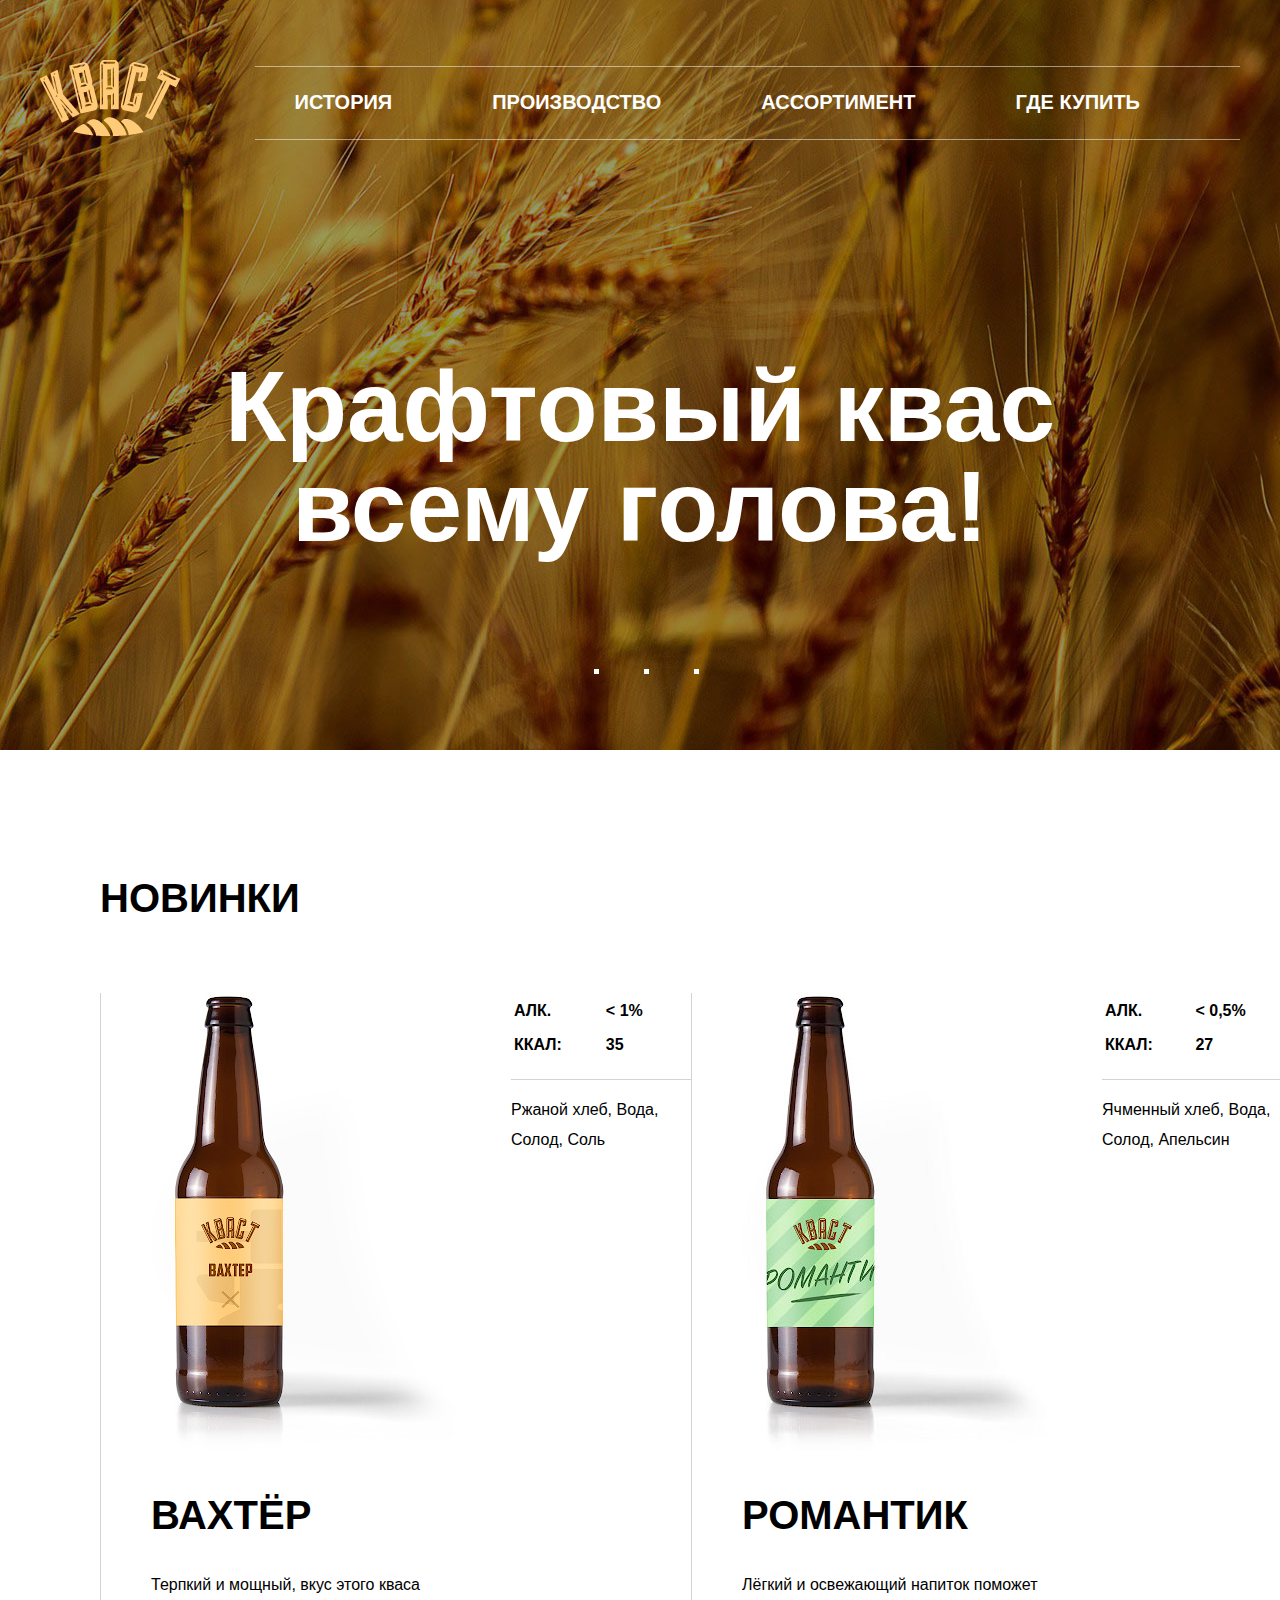
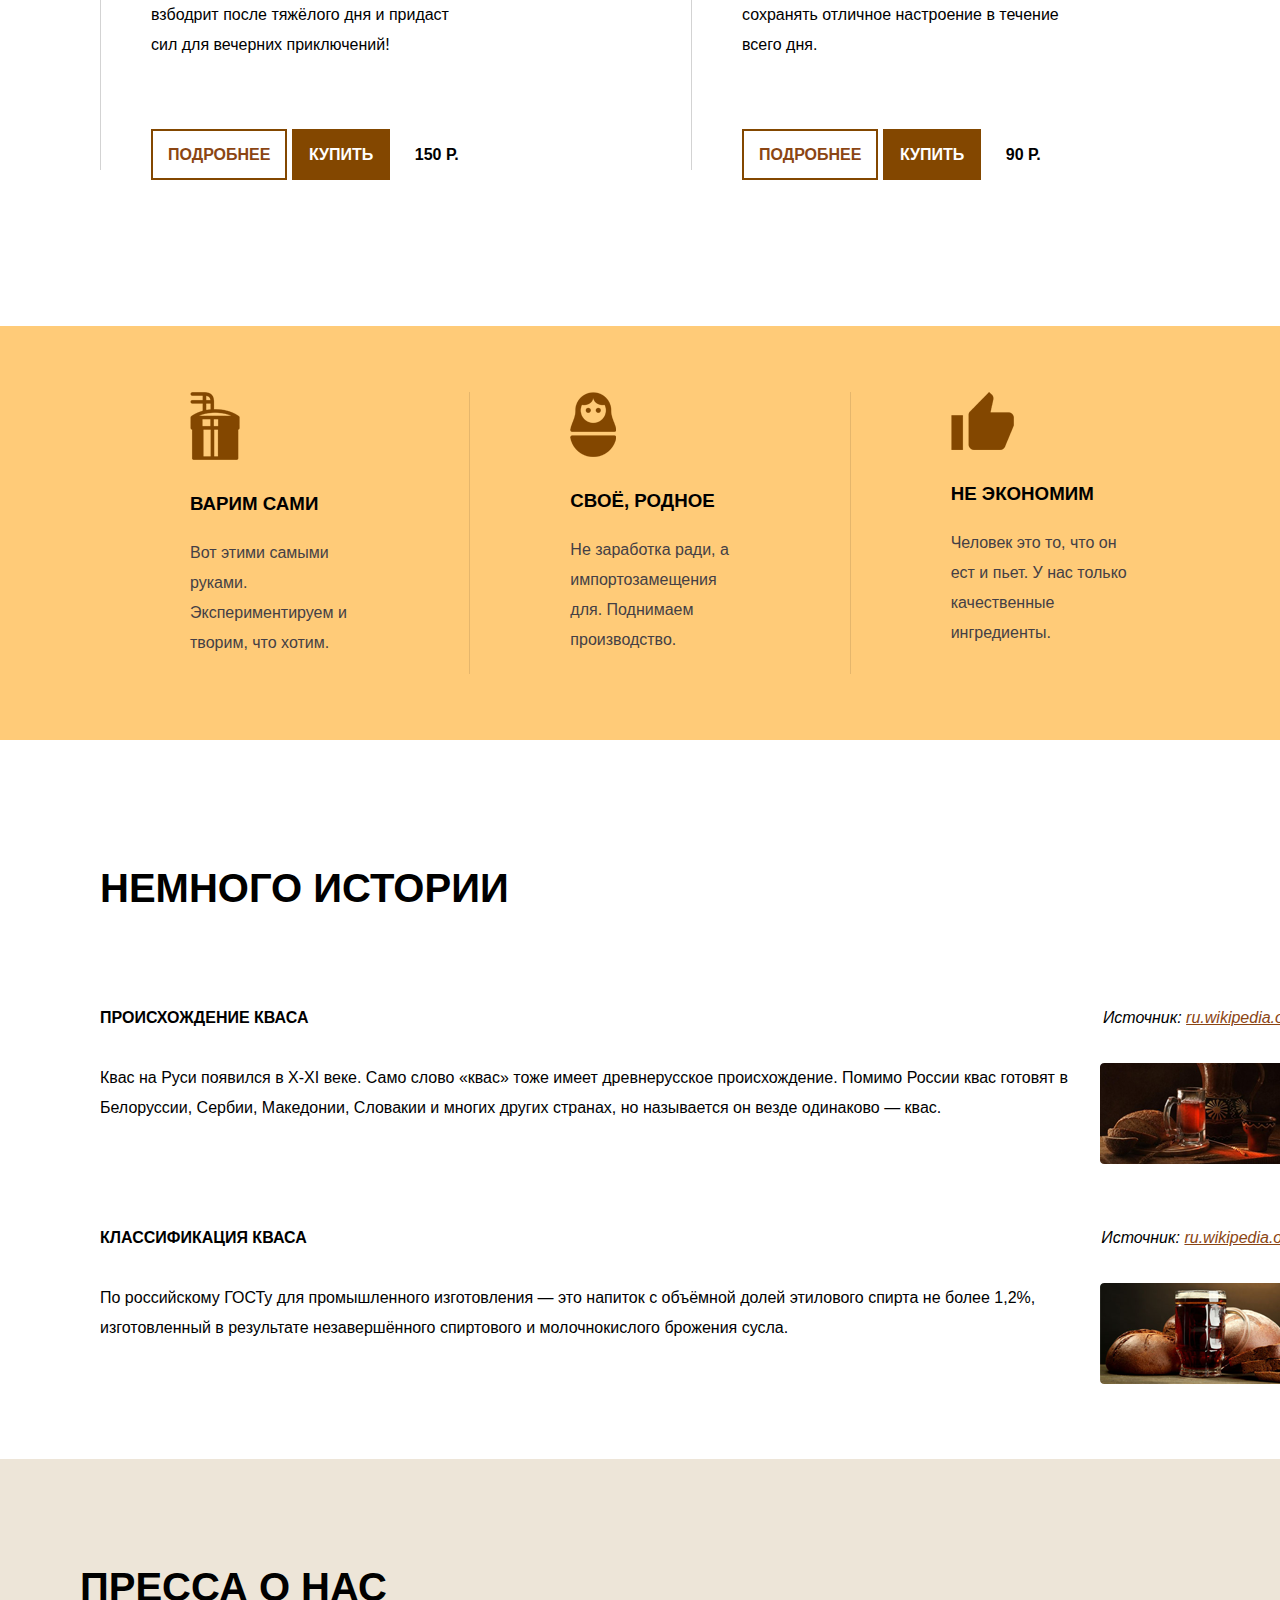
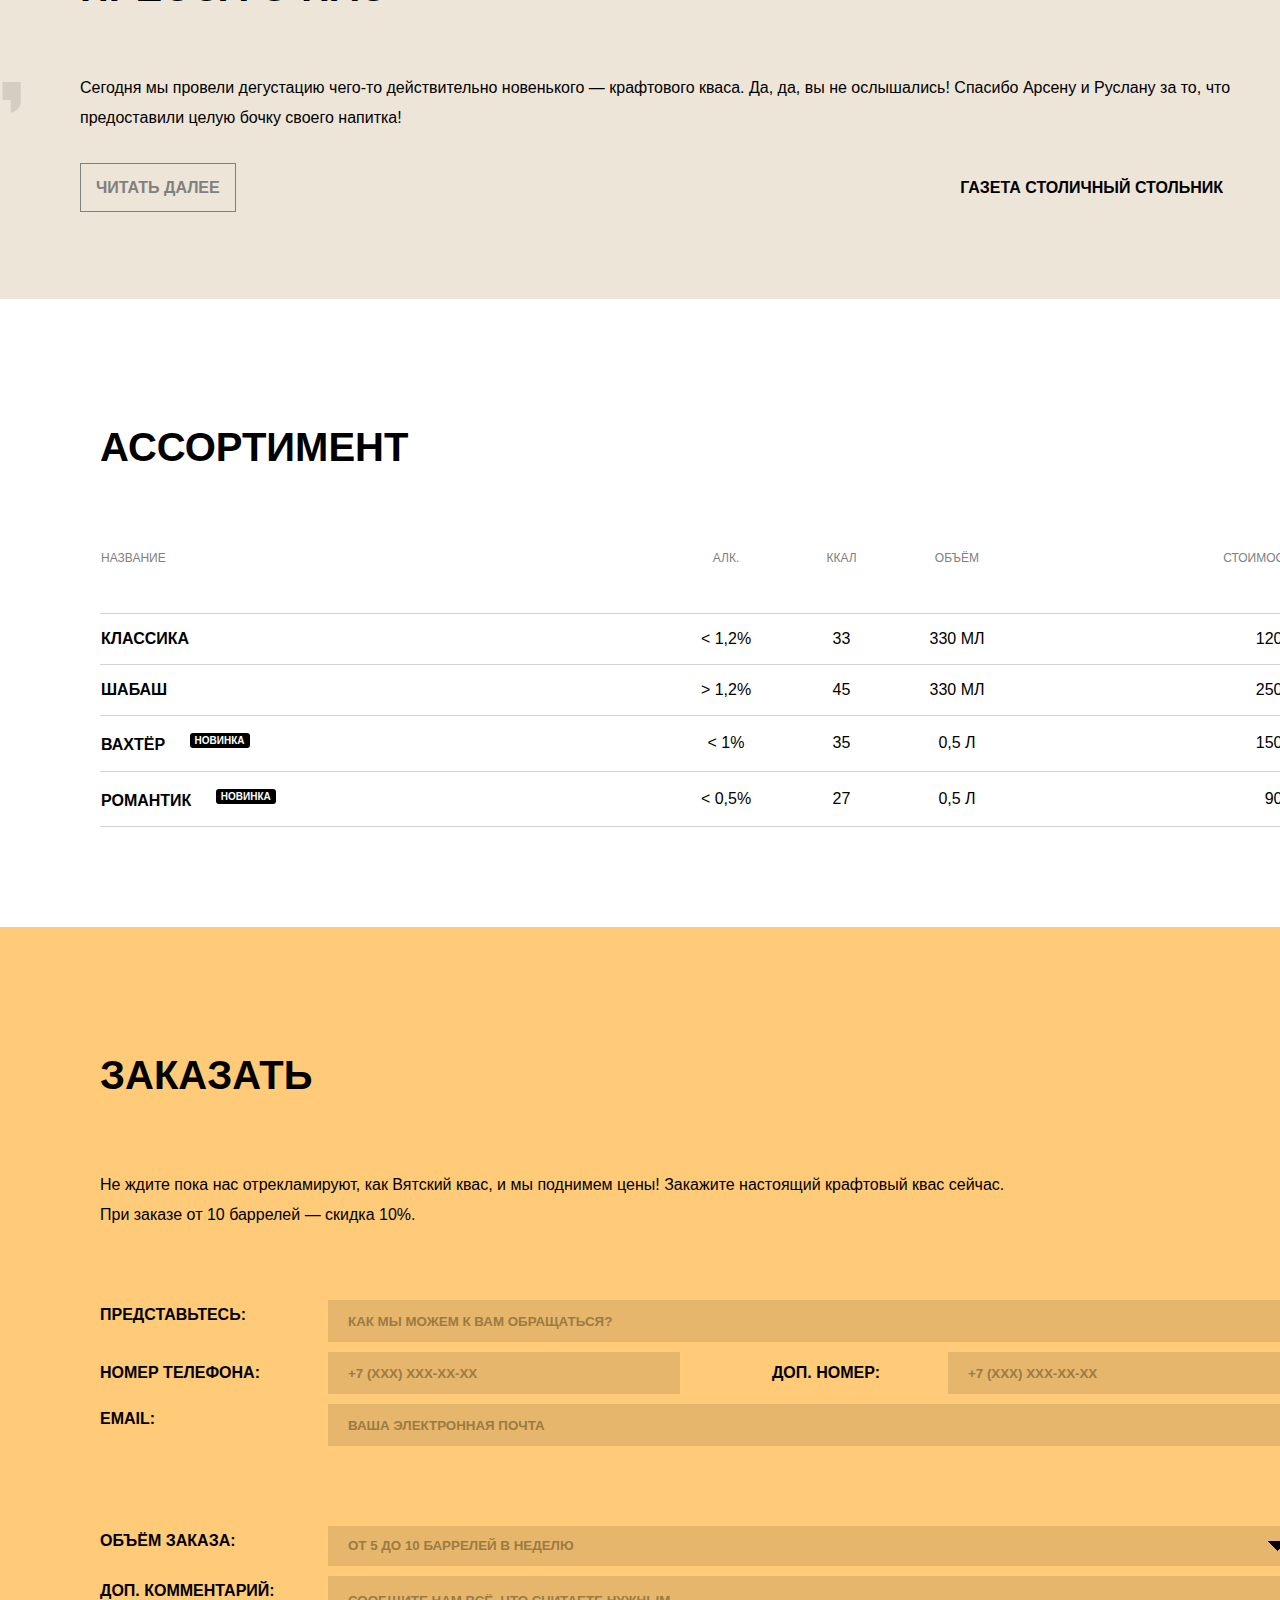
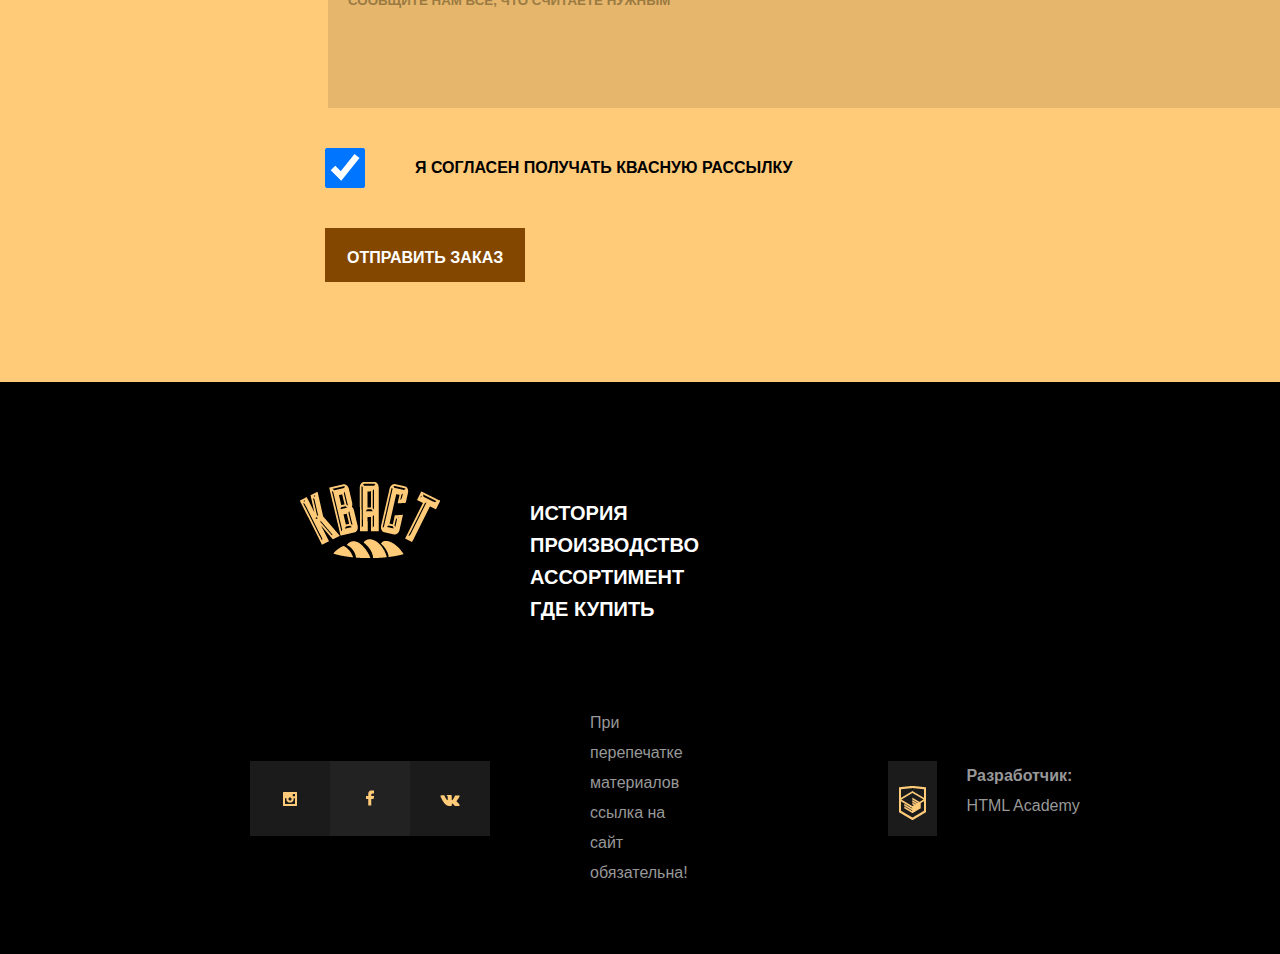
<file: index.html>
<!DOCTYPE html>

<html lang="ru">
<head>
  <meta http-equiv="Content-Type" content="text/html; charset=UTF-8">
  <meta name="viewport" content="width=device-width, initial-scale=1">
  <title>Кваст</title>
  <link rel="stylesheet" href="./kvas_files/style.css">
</head>
<body>

  <header class="index-header">
    <div class="container">
      <nav class="main-navigation">
        <a href="index.html" class="main-header-logo">
          <img alt="Кваст" src="./kvas_files/logo.png" widht="140" height="76">
        </a>
        <ul class="site-navigation">
          <li class="site-navigation-item"><a href="#history">История</a></li>
          <li class="site-navigation-item"><a href="#production">Производство</a></li>           
          <li class="site-navigation-item"><a href="#range">Ассортимент</a></li>
          <li class="site-navigation-item"><a href="#order">Где купить</a></li>
        </ul>
      </nav>
      <p class="tag">Крафтовый квас<br>всему голова!</p>
      <ul class="slider">
        <li></li>
        <li></li>
        <li></li>
      </ul>
    </div>
  </header>

  <section class="novelties">
    <div class="container">
      <h2 class="section-title">Новинки</h2>

      <ul class="product-card-list">
        <li class="product-card">
          <div class="product-properties-container">
            <table class="product-properties">
              <tbody>
                <tr>
                  <td>Алк.</td>
                  <td>&lt; 1%</td>
                </tr>
                <tr>
                  <td>Ккал:</td>
                  <td>35</td>
                </tr>
              </tbody>
            </table>
            <p class="product-consist">Ржаной хлеб, Вода, Солод, Соль</p>
          </div>
          <div class="product-img">
            <img alt="Вахтёр" widht="319" height="459" src="./kvas_files/bottle-left.jpg">
          </div>
          <h3 class="product-title">Вахтёр</h3>
          <p class="product-description">Терпкий&nbsp;и&nbsp;мощный,&nbsp;вкус&nbsp;этого&nbsp;кваса взбодрит&nbsp;после&nbsp;тяжёлого&nbsp;дня&nbsp;и&nbsp;придаст<br>сил&nbsp;для&nbsp;вечерних&nbsp;приключений!</p>
          <div class="product-ordering">
            <a class="button more-info-button" href="#">Подробнее</a>
            <a class="button buy-button" href="#">Купить</a>
            <b class="product-price">150 Р.</b>
          </div>
        </li>

        <li class="product-card">
          <div class="product-properties-container">
            <table class="product-properties">
              <tbody>
                <tr>
                  <td>Алк.</td>
                  <td>&lt; 0,5%</td>
                </tr>
                <tr>
                  <td>Ккал:</td>
                  <td>27</td>
                </tr>
              </tbody>
            </table>
            <p class="product-consist">Ячменный хлеб, Вода, Солод, Апельсин</p>
          </div>
          <div class="product-img secondi">
            <img alt="Вахтёр" widht="319" height="459" src="./kvas_files/bottle-right.jpg">
          </div>
          <h3 class="product-title">Романтик</h3>
          <p class="product-description">Лёгкий&nbsp;и&nbsp;освежающий&nbsp;напиток&nbsp;поможет сохранять&nbsp;отличное&nbsp;настроение&nbsp;в течение&nbsp;<br>всего&nbsp;дня.</p>
          <div class="product-ordering">
            <a class="button more-info-button" href="#">Подробнее</a>
            <a class="button buy-button" href="#">Купить</a>
            <b class="product-price">90 Р.</b>
          </div>
        </li>
      </ul>

    </div>
  </section>


  <section class="advantages">
    <a name="production"></a>
    <div class="container2">
        <ul class="advantage-list">
          <li class="advantage-item first">
            <h3 class="advantage-title">Варим сами</h3>
            <p class="advantage-info">Вот этими самыми руками. Экспериментируем и творим, что хотим.</p>
          </li>
          <li class="advantage-item second">
            <h3 class="advantage-title">Своё, родное</h3>
            <p class="advantage-info">Не заработка ради, а импортозамещения для. Поднимаем производство.</p>
          </li>
          <li class="advantage-item third">
            <h3 class="advantage-title">Не экономим</h3>
            <p class="advantage-info">Человек это то, что он ест и пьет. У нас только качественные ингредиенты.</p>
          </li>
        </ul>
    </div>
  </section>


  <section class="history">
    <a name="history"></a>
    <div class="container">
      <h2>Немного истории</h2>
      <dl>
        <dt>
          Происхождение кваса 
          <i>Источник: <a href="#">ru.wikipedia.org</a></i>
        </dt>
        <dd>
          <img src="./kvas_files/wiki-1.png" alt="Происхождение кваса">
          <p>Квас на Руси появился в X-XI веке. Само слово «квас» тоже имеет древнерусское происхождение. Помимо России квас готовят в Белоруссии, Сербии, Македонии, Словакии и многих других странах, но называется он везде одинаково — квас.</p>
        </dd>
      </dl>
      <dl>
        <dt>
          Классификация кваса
          <i>Источник: <a href="#">ru.wikipedia.org</a></i>
        </dt>
        <dd>
          <img src="./kvas_files/wiki-2.png" alt="Классификация кваса">
          <p>По российскому ГОСТу для промышленного изготовления&nbsp;— это напиток с объёмной долей этилового спирта не более 1,2%, изготовленный в результате незавершённого спиртового и молочнокислого брожения сусла.</p>
        </dd>
      </dl>
    </div>
  </section>


  <section class="press">
    <div class="container">
    <h2>Пресса о нас</h2>
    <blockquote>
      <p>Сегодня мы провели дегустацию чего-то действительно новенького — крафтового кваса. Да, да, вы не ослышались! Спасибо Арсену и Руслану за то, что предоставили целую бочку своего напитка!</p>
      <a class="button read-more-button" href="#">Читать далее</a>
      <cite>Газета столичный Стольник</cite>
    </blockquote>
  </section>

  <section class="range">
    <a name="range"></a>
    <div class="container">
      <h2>Ассортимент</h2>
      <table>
        <tbody>
          <tr>
            <th>Название</th>
            <th>Алк.</th>
            <th>Ккал</th>
            <th>Объём</th>
            <th>Стоимость</th>
          </tr>
          <tr>
            <td>Классика</td>
            <td>&lt; 1,2%</td>
            <td>33</td>
            <td>330 мл</td>
            <td>120 Р.</td>
          </tr>
          <tr>
            <td>Шабаш</td>
            <td>&gt; 1,2%</td>
            <td>45</td>
            <td>330 мл</td>
            <td>250 Р.</td>
          </tr>
          <tr>
            <td>Вахтёр <sup class="brand-new">Новинка</sup></td>
            <td>&lt; 1%</td>
            <td>35</td>
            <td>0,5 л</td>
            <td>150 Р.</td>
          </tr>
          <tr>
            <td>Романтик <sup class="brand-new">Новинка</sup></td>
            <td>&lt; 0,5%</td>
            <td>27</td>
            <td>0,5 л</td>
            <td>90 Р.</td>
          </tr>
        </tbody>
      </table>
    </div>
  </section>


  <section class="order">
    <a name="order"></a>
    <div class="container">
      <h2>Заказать</h2>
      <p class="order-type">Не ждите пока нас отрекламируют, как Вятский квас, и мы поднимем цены! Закажите настоящий крафтовый квас сейчас.<br>При заказе от 10 баррелей — скидка 10%.</p>
      <form class="order-form" action="#" method="post">
        <div class="order-form-group">
          <label>
            Представьтесь:
            <input type="text" name="name" placeholder="как мы можем к вам обращаться?">
          </label>
        </div>
        <div class="numbers">
          <div class="order-form-group">
            <label>
              Номер телефона:
              <input type="text" name="phone" placeholder="+7 (xxx) xxx-xx-xx">
            </label>
          </div>
          <div class="order-form-group">
            <label>
              Доп. номер:
              <input type="text" name="extra-phone" placeholder="+7 (xxx) xxx-xx-xx">
            </label>
          </div>
        </div>
        <div class="order-form-group">
          <label>
            Email:
            <input type="text" name="email" placeholder="ваша электронная почта">
          </label>
        </div>
        <div class="feedback-form-group first">
          <label>
            Объём заказа:
            <br>
            <select>
              <option selected="">От 5 до 10 баррелей в неделю</option>
            </select>
          </label>
        </div>
        <div class="feedback-form-group">
          <label>
            Доп. комментарий:
            <textarea placeholder="сообщите нам всё, что считаете нужным"></textarea>
          </label>
        </div>
        <div class="checkbox-area">
          <label>
            <input type="checkbox" name="subscription" checked>
            Я согласен получать квасную рассылку
          </label>
        </div>
        <div class="feedback-form-button button">
          <input type="submit" value="Отправить заказ">
        </div>
      </form>
    </div>
  </section>
  

  <footer class="page-footer">
    <div class="footer-top">
      <nav class="main-nav">
        <div class="footer-logo">
          <img src="./kvas_files/logo.png" alt="Кваст">
        </div>
        <ul>
          <li><a href="#history">История</a></li>
          <li><a href="#production">Производство</a></li>
          <li><a href="#range">Ассортимент</a></li>
          <li><a href="#order">Где купить</a></li>
        </ul>
      </nav>
    </div>
    <div class="footer-bottom">
      <div class="social-nets">
        <div class="ig"><a href="#"></a></div>
        <div class="fb"><a href="#"></a></div>
        <div class="vk"><a href="#"></a></div>
      </div>
      <p>При перепечатке материалов ссылка на сайт обязательна!</p>
      <div class="developer">
        <div class="developer-img">
          <img src="./kvas_files/htmlacademy.png" alt="htmlacademy">
        </div>
        <div class="developer-description">
          <strong>Разработчик: </strong><a href="https://htmlacademy.ru/">HTML Academy</a>
        </div>
      </div>
    </div>
  </footer>

</body>
</html>
</file>
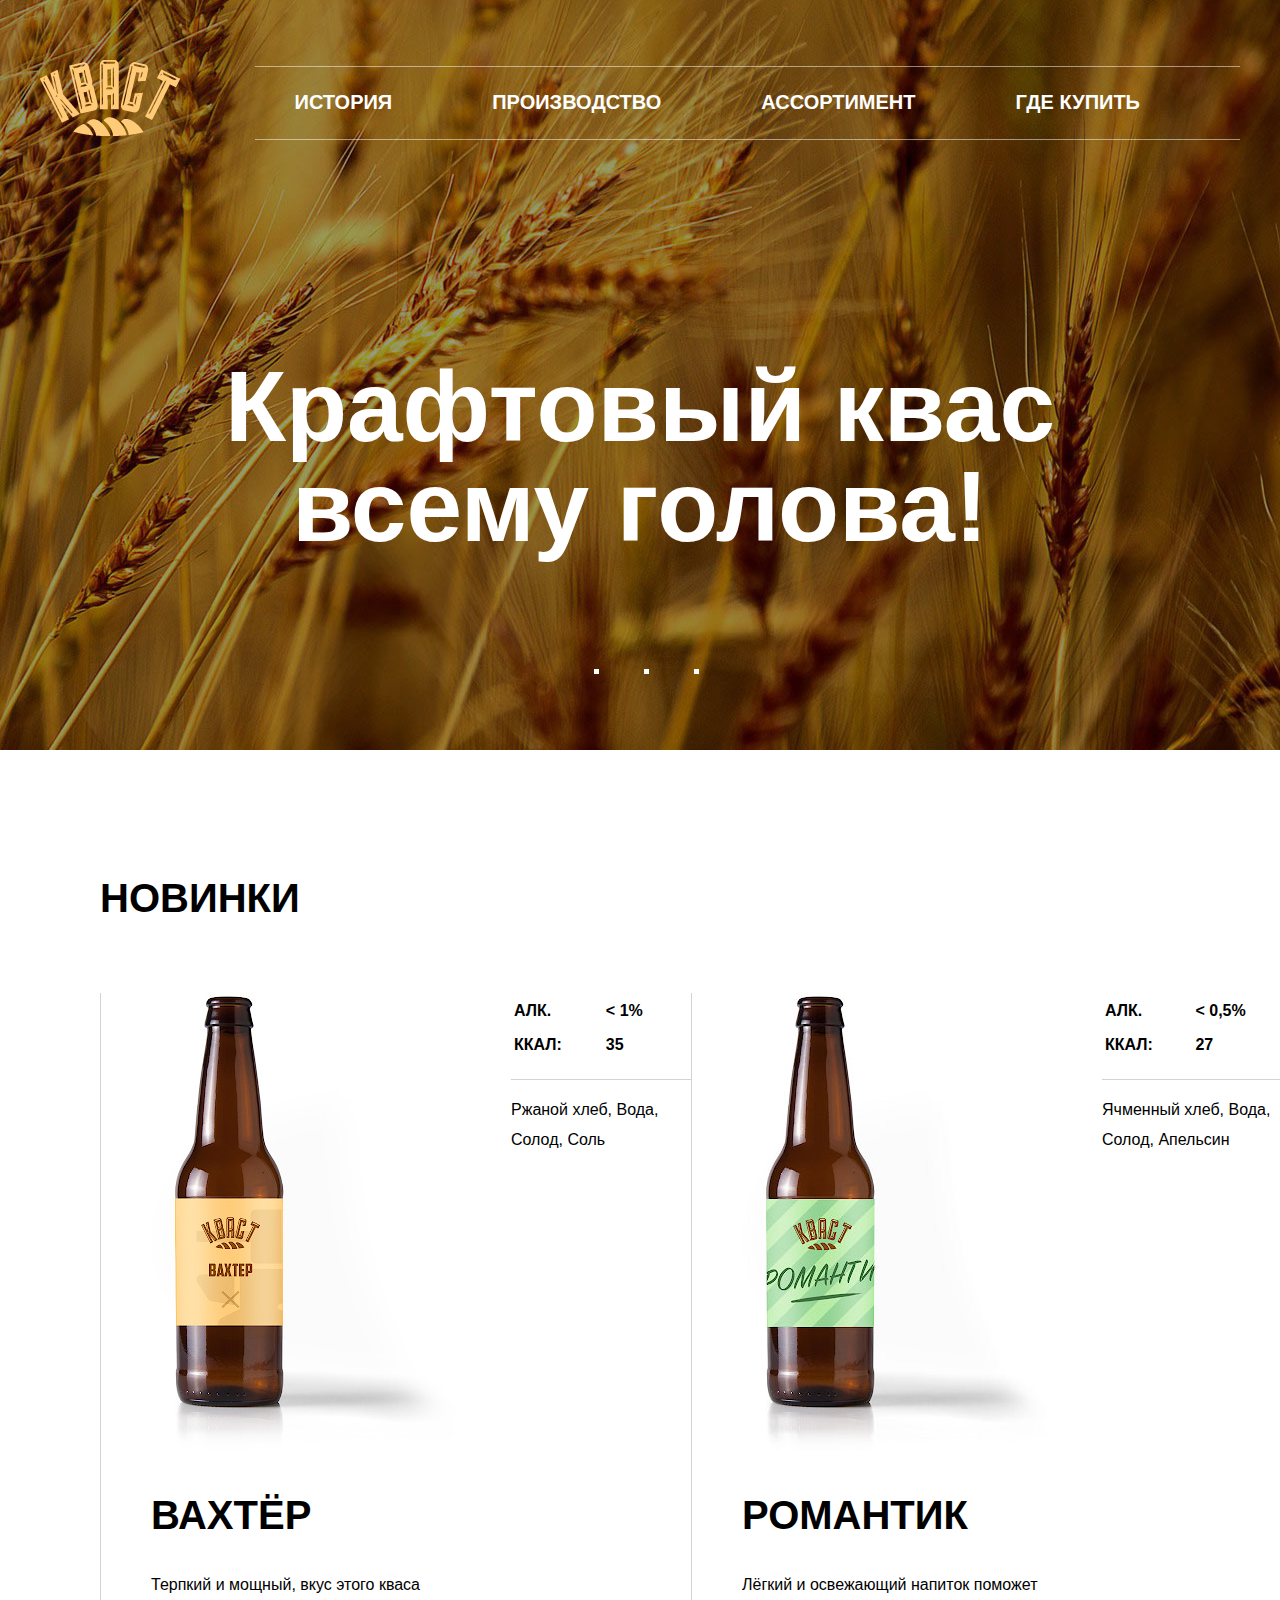
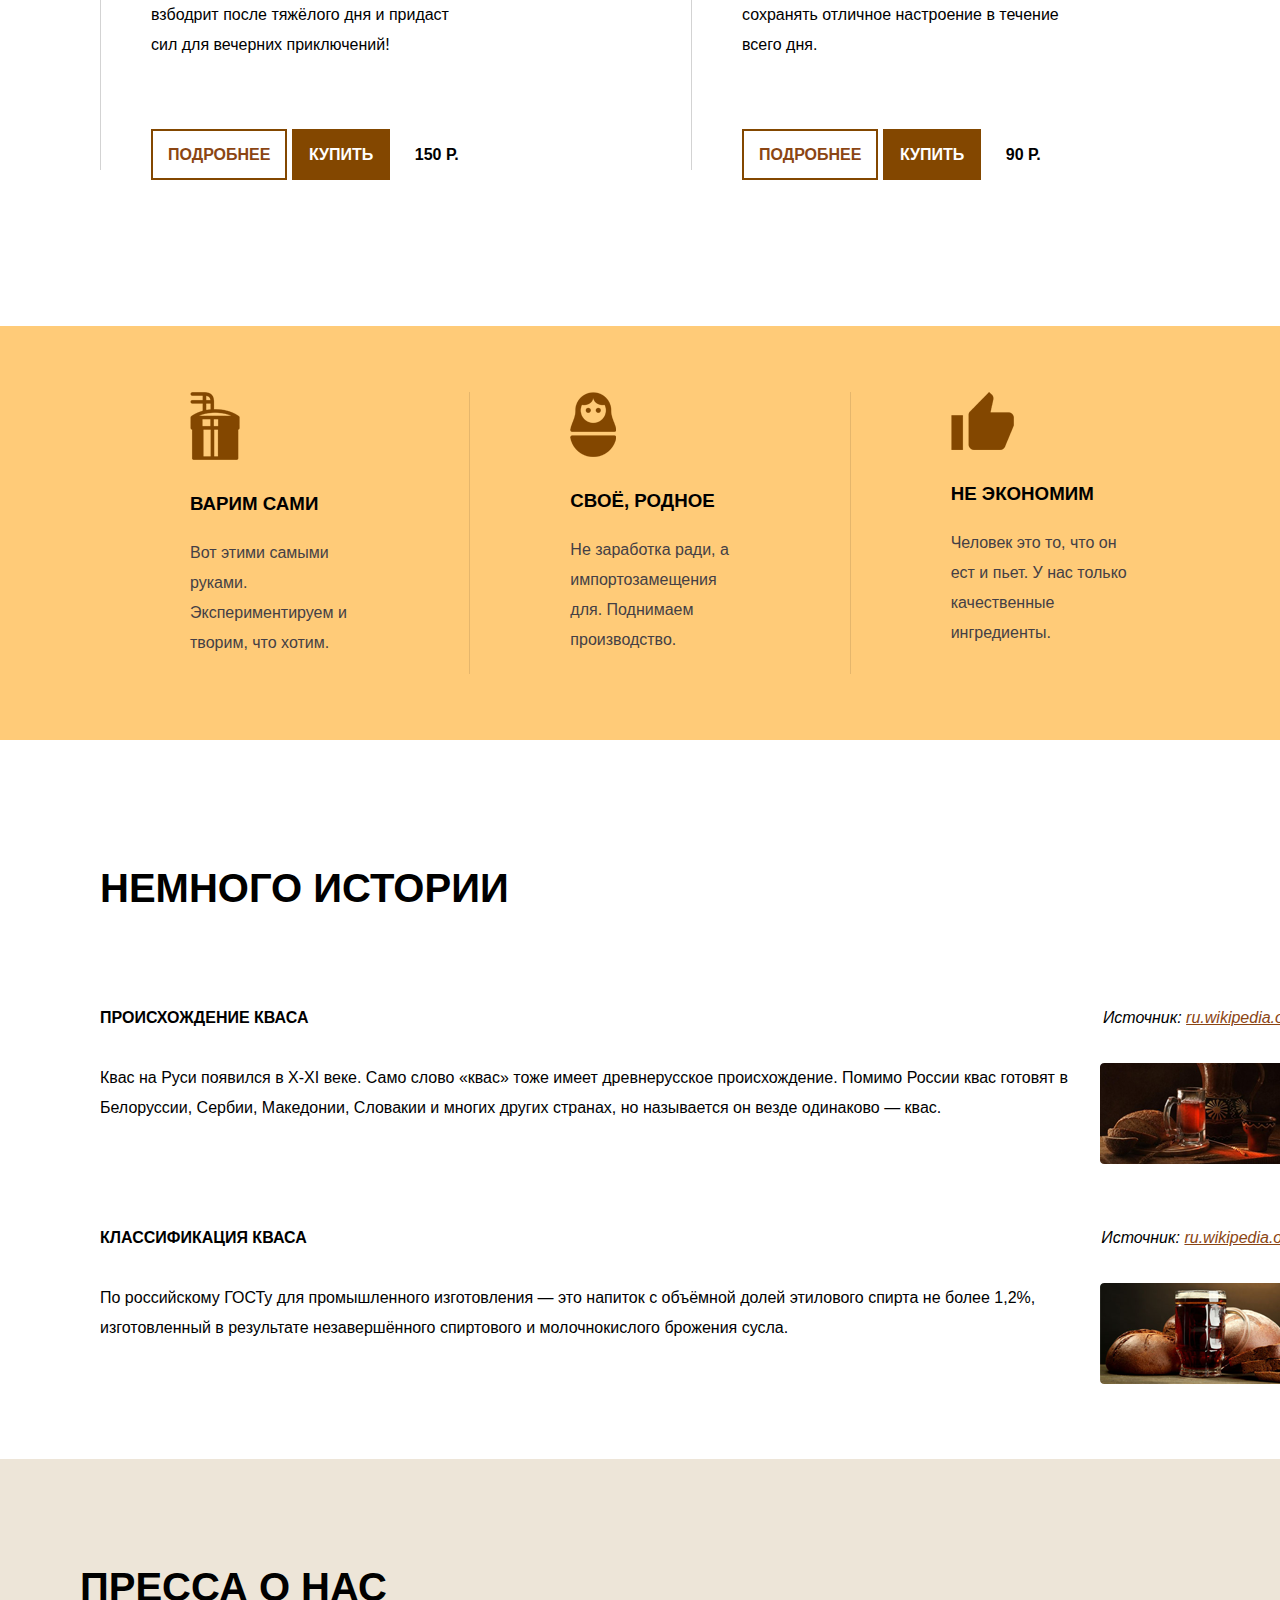
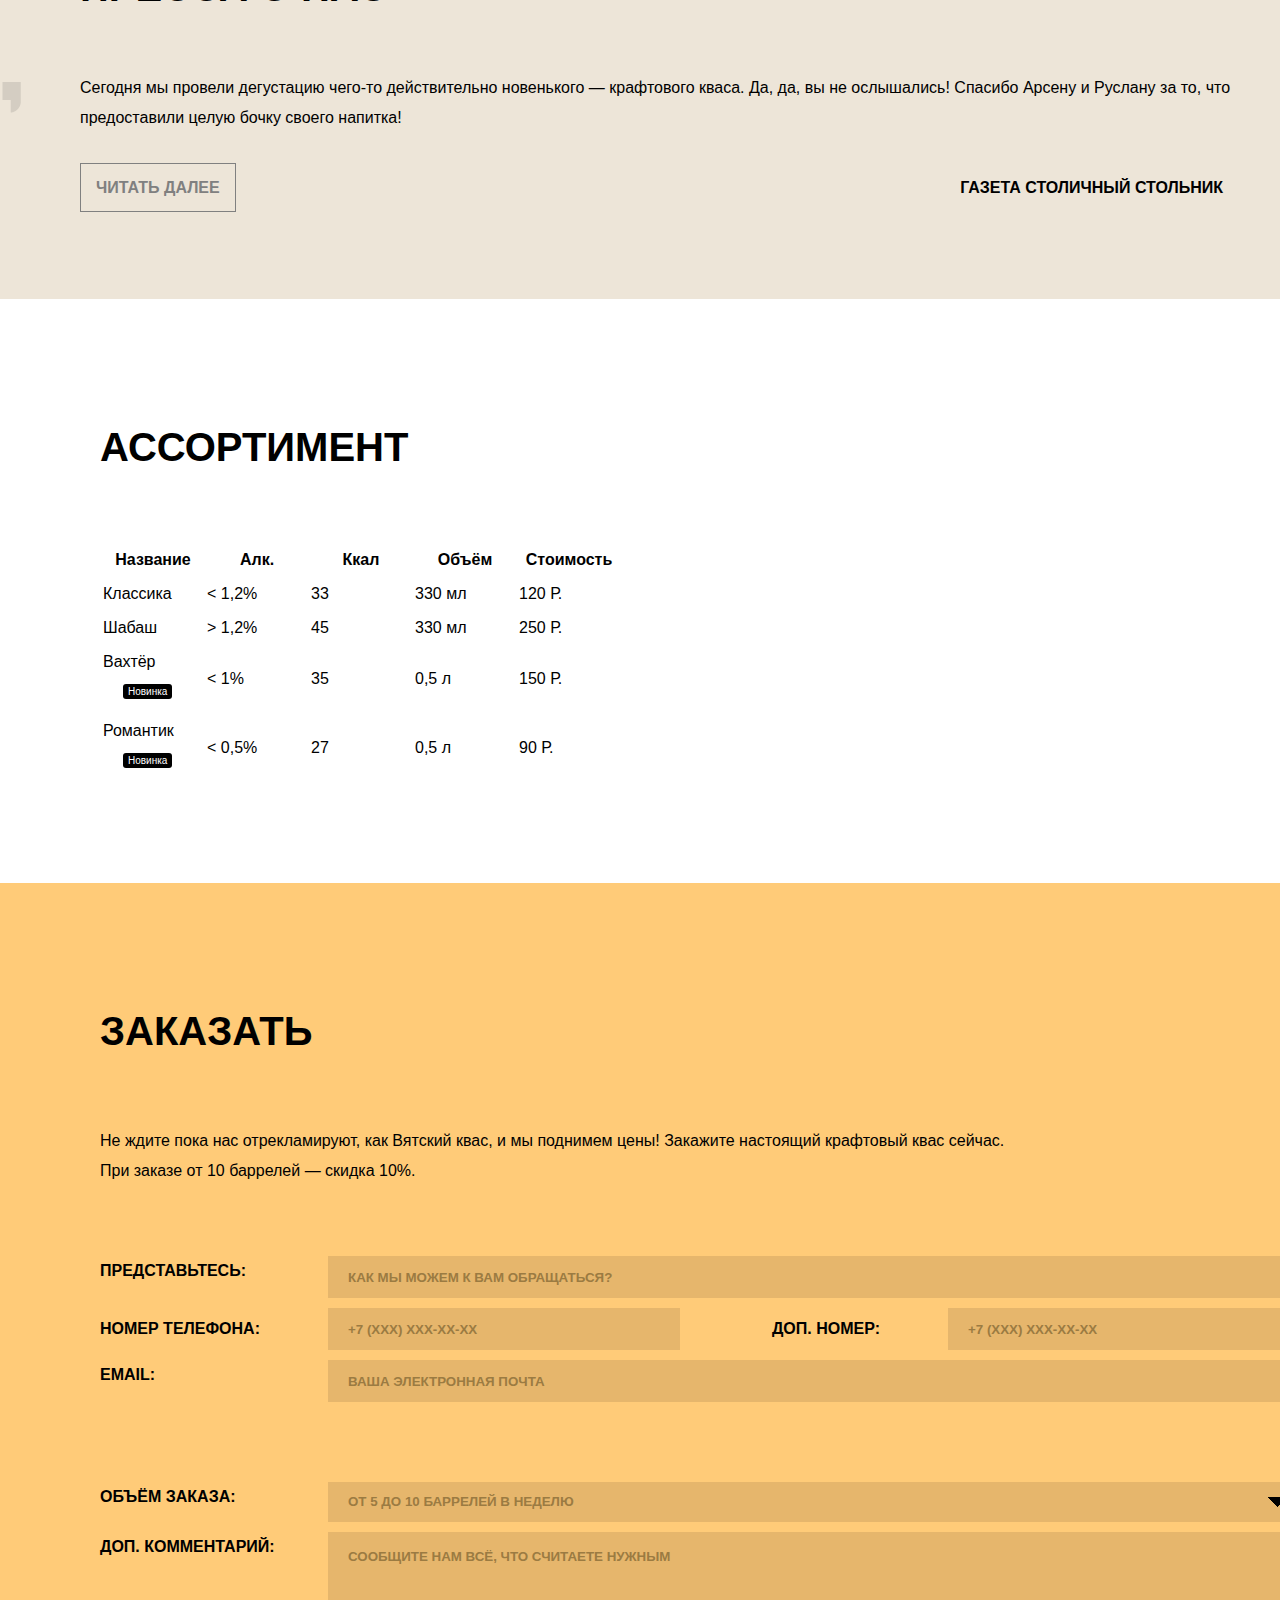
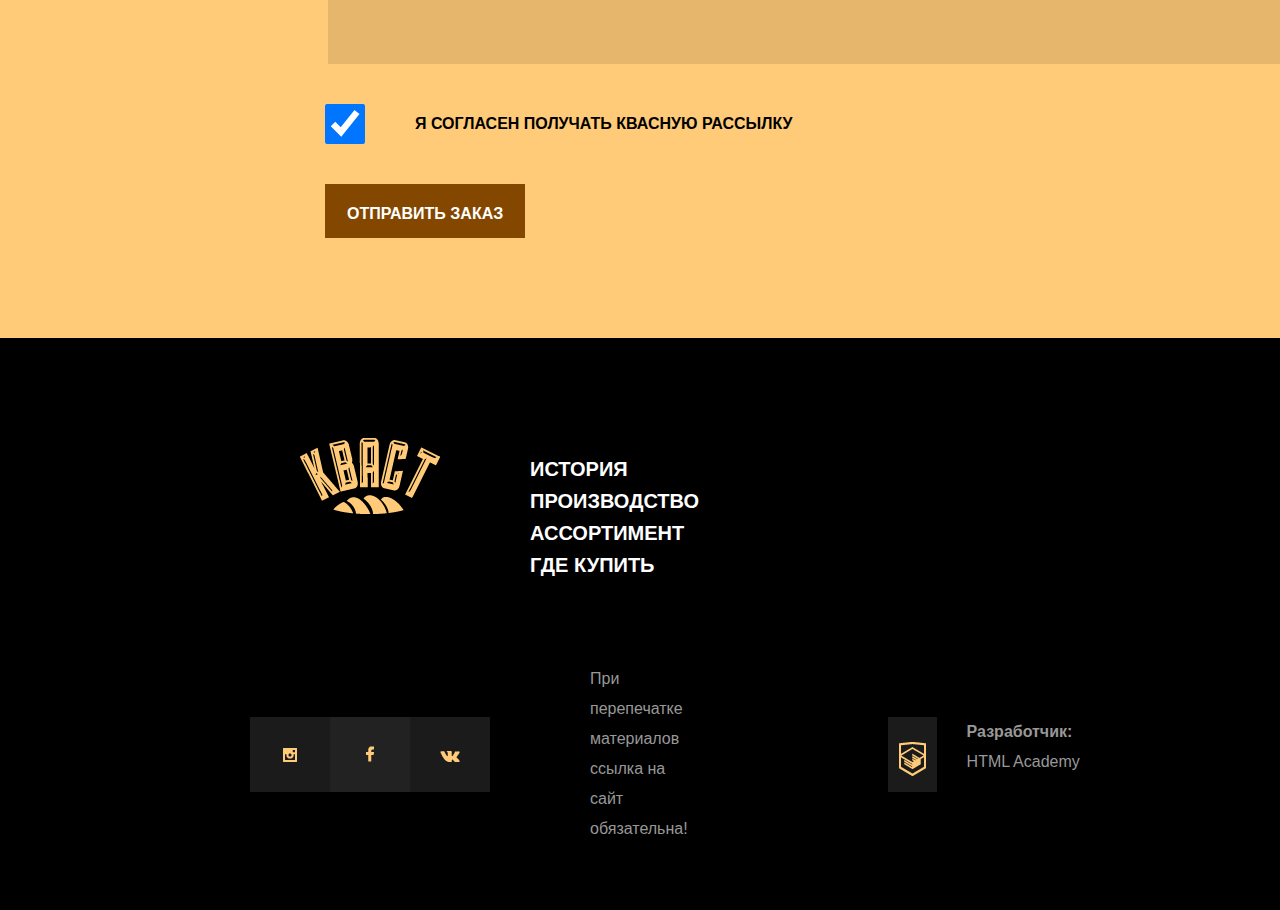
<file: kvas.html>
<!DOCTYPE html>

<html lang="ru">
<head>
  <meta http-equiv="Content-Type" content="text/html; charset=UTF-8">
  <title>Кваст</title>
  <link rel="stylesheet" href="./kvas_files/style.css">
</head>
<body>

  <header class="index-header">
    <div class="container">
      <nav class="main-navigation">
        <a href="#" class="main-header-logo">
          <img alt="Кваст" src="./kvas_files/logo.png" widht="140" height="76">
        </a>
        <ul class="site-navigation">
          <li class="site-navigation-item">
            <a href="#">История</a>
          </li>
          <li class="site-navigation-item">
            <a href="#">Производство</a>
          </li>           
          <li class="site-navigation-item">
            <a href="#">Ассортимент</a>
          </li>
          <li class="site-navigation-item">
            <a href="#">Где купить</a>
          </li>
        </ul>
      </nav>
      <p class="tag">Крафтовый квас<br>всему голова!</p>
      <ul class="slider">
        <li></li>
        <li></li>
        <li></li>
      </ul>
    </div>
  </header>

  <section class="novelties">
    <div class="container">
      <h2 class="section-title">Новинки</h2>

      <ul class="product-card-list">
        <li class="product-card">
          <div class="product-properties-container">
            <table class="product-properties">
              <tbody>
                <tr>
                  <td>Алк.</td>
                  <td>&lt; 1%</td>
                </tr>
                <tr>
                  <td>Ккал:</td>
                  <td>35</td>
                </tr>
              </tbody>
            </table>
            <p class="product-consist">Ржаной хлеб, Вода, Солод, Соль</p>
          </div>
          <div class="product-img">
            <img alt="Вахтёр" widht="319" height="459" src="./kvas_files/bottle-left.jpg">
          </div>
          <h3 class="product-title">Вахтёр</h3>
          <p class="product-description">Терпкий&nbsp;и&nbsp;мощный,&nbsp;вкус&nbsp;этого&nbsp;кваса взбодрит&nbsp;после&nbsp;тяжёлого&nbsp;дня&nbsp;и&nbsp;придаст<br>сил&nbsp;для&nbsp;вечерних&nbsp;приключений!</p>
          <div class="product-ordering">
            <a class="button more-info-button" href="#">Подробнее</a>
            <a class="button buy-button" href="#">Купить</a>
            <b class="product-price">150 Р.</b>
          </div>
        </li>

        <li class="product-card">
          <div class="product-properties-container">
            <table class="product-properties">
              <tbody>
                <tr>
                  <td>Алк.</td>
                  <td>&lt; 0,5%</td>
                </tr>
                <tr>
                  <td>Ккал:</td>
                  <td>27</td>
                </tr>
              </tbody>
            </table>
            <p class="product-consist">Ячменный хлеб, Вода, Солод, Апельсин</p>
          </div>
          <div class="product-img secondi">
            <img alt="Вахтёр" widht="319" height="459" src="./kvas_files/bottle-right.jpg">
          </div>
          <h3 class="product-title">Романтик</h3>
          <p class="product-description">Лёгкий&nbsp;и&nbsp;освежающий&nbsp;напиток&nbsp;поможет сохранять&nbsp;отличное&nbsp;настроение&nbsp;в течение&nbsp;<br>всего&nbsp;дня.</p>
          <div class="product-ordering">
            <a class="button more-info-button" href="#">Подробнее</a>
            <a class="button buy-button" href="#">Купить</a>
            <b class="product-price">90 Р.</b>
          </div>
        </li>
      </ul>

    </div>
  </section>


  <section class="advantages">
    <div class="container2">
        <ul class="advantage-list">
          <li class="advantage-item first">
            <h3 class="advantage-title">Варим сами</h3>
            <p class="advantage-info">Вот этими самыми руками. Экспериментируем и творим, что хотим.</p>
          </li>
          <li class="advantage-item second">
            <h3 class="advantage-title">Своё, родное</h3>
            <p class="advantage-info">Не заработка ради, а импортозамещения для. Поднимаем производство.</p>
          </li>
          <li class="advantage-item third">
            <h3 class="advantage-title">Не экономим</h3>
            <p class="advantage-info">Человек это то, что он ест и пьет. У нас только качественные ингредиенты.</p>
          </li>
        </ul>
    </div>
  </section>


  <section class="history">
    <div class="container">
      <h2>Немного истории</h2>
      <dl>
        <dt>
          Происхождение кваса 
          <i>Источник: <a href="#">ru.wikipedia.org</a></i>
        </dt>
        <dd>
          <img src="./kvas_files/wiki-1.png" alt="Происхождение кваса">
          <p>Квас на Руси появился в X-XI веке. Само слово «квас» тоже имеет древнерусское происхождение. Помимо России квас готовят в Белоруссии, Сербии, Македонии, Словакии и многих других странах, но называется он везде одинаково — квас.</p>
        </dd>
      </dl>
      <dl>
        <dt>
          Классификация кваса
          <i>Источник: <a href="#">ru.wikipedia.org</a></i>
        </dt>
        <dd>
          <img src="./kvas_files/wiki-2.png" alt="Классификация кваса">
          <p>По российскому ГОСТу для промышленного изготовления&nbsp;— это напиток с объёмной долей этилового спирта не более 1,2%, изготовленный в результате незавершённого спиртового и молочнокислого брожения сусла.</p>
        </dd>
      </dl>
    </div>
  </section>


  <section class="press">
    <div class="container">
    <h2>Пресса о нас</h2>
    <blockquote>
      <p>Сегодня мы провели дегустацию чего-то действительно новенького — крафтового кваса. Да, да, вы не ослышались! Спасибо Арсену и Руслану за то, что предоставили целую бочку своего напитка!</p>
      <a class="button read-more-button" href="#">Читать далее</a>
      <cite>Газета столичный Стольник</cite>
    </blockquote>
  </section>

  <section class="assortment">
    <div class="container">
      <h2>Ассортимент</h2>
      <table>
        <tbody>
          <tr>
            <th>Название</th>
            <th>Алк.</th>
            <th>Ккал</th>
            <th>Объём</th>
            <th>Стоимость</th>
          </tr>
          <tr>
            <td>Классика</td>
            <td>&lt; 1,2%</td>
            <td>33</td>
            <td>330 мл</td>
            <td>120 Р.</td>
          </tr>
          <tr>
            <td>Шабаш</td>
            <td>&gt; 1,2%</td>
            <td>45</td>
            <td>330 мл</td>
            <td>250 Р.</td>
          </tr>
          <tr>
            <td>Вахтёр <sup class="brand-new">Новинка</sup></td>
            <td>&lt; 1%</td>
            <td>35</td>
            <td>0,5 л</td>
            <td>150 Р.</td>
          </tr>
          <tr>
            <td>Романтик <sup class="brand-new">Новинка</sup></td>
            <td>&lt; 0,5%</td>
            <td>27</td>
            <td>0,5 л</td>
            <td>90 Р.</td>
          </tr>
        </tbody>
      </table>
    </div>
  </section>


  <section class="order">
    <div class="container">
      <h2>Заказать</h2>
      <p class="order-type">Не ждите пока нас отрекламируют, как Вятский квас, и мы поднимем цены! Закажите настоящий крафтовый квас сейчас.<br>При заказе от 10 баррелей — скидка 10%.</p>
      <form class="order-form" action="#" method="post">
        <div class="order-form-group">
          <label>
            Представьтесь:
            <input type="text" name="name" placeholder="как мы можем к вам обращаться?">
          </label>
        </div>
        <div class="numbers">
          <div class="order-form-group">
            <label>
              Номер телефона:
              <input type="text" name="phone" placeholder="+7 (xxx) xxx-xx-xx">
            </label>
          </div>
          <div class="order-form-group">
            <label>
              Доп. номер:
              <input type="text" name="extra-phone" placeholder="+7 (xxx) xxx-xx-xx">
            </label>
          </div>
        </div>
        <div class="order-form-group">
          <label>
            Email:
            <input type="text" name="email" placeholder="ваша электронная почта">
          </label>
        </div>
        <div class="feedback-form-group first">
          <label>
            Объём заказа:
            <br>
            <select>
              <option selected="">От 5 до 10 баррелей в неделю</option>
            </select>
          </label>
        </div>
        <div class="feedback-form-group">
          <label>
            Доп. комментарий:
            <textarea placeholder="сообщите нам всё, что считаете нужным"></textarea>
          </label>
        </div>
        <div class="checkbox-area">
          <label>
            <input type="checkbox" name="subscription" checked>
            Я согласен получать квасную рассылку
          </label>
        </div>
        <div class="feedback-form-button button">
          <input type="submit" value="Отправить заказ">
        </div>
      </form>
    </div>
  </section>
  

  <footer class="page-footer">
    <div class="footer-top">
      <nav class="main-nav">
        <div class="footer-logo">
          <img src="./kvas_files/logo.png" alt="Кваст">
        </div>
        <ul>
          <li><a href="#">История</a></li>
          <li><a href="#">Производство</a></li>
          <li><a href="#">Ассортимент</a></li>
          <li><a href="#">Где купить</a></li>
        </ul>
      </nav>
    </div>
    <div class="footer-bottom">
      <div class="social-nets">
        <div class="ig"><a href="#"></a></div>
        <div class="fb"><a href="#"></a></div>
        <div class="vk"><a href="#"></a></div>
      </div>
      <p>При перепечатке материалов ссылка на сайт обязательна!</p>
      <div class="developer">
        <div class="developer-img">
          <img src="./kvas_files/htmlacademy.png" alt="htmlacademy">
        </div>
        <div class="developer-description">
          <strong>Разработчик: </strong><a href="#">HTML Academy</a>
        </div>
      </div>
    </div>
  </footer>

</body>
</html>
</file>
<file: kvas_files/style.css>
html, body {
    margin: 0;
    padding: 0;
}

* {
    font-family: Arial, Helvetica, sans-serif;
    line-height: 30px;    
}

.container {
    width: 1200px;
    margin-left: auto;
    margin-right: auto;
}

section {
    padding: 100px;
}

h2 {
    margin-bottom: 80px;

    text-transform: uppercase;
    font-size: 40px;
}

.button {
    text-decoration: none;
    text-transform: uppercase;
    font-weight: bold;
}

/* header */

.index-header {
    width: 100%;
    height: 700px;
    padding-top: 50px;

    background: url('../kvas_files/wheat-back.jpg') no-repeat 100% 100%;  
}

.main-navigation {
    display: flex;
    align-items: center;
    justify-content: space-between;
}

.site-navigation {  
    list-style: none;
    padding-top: 20px;
    padding-bottom: 20px;
    display: flex;
    justify-content: stretch;

    border-top: 1px solid rgba(255, 255, 255, 0.5);
    border-bottom: 1px solid rgba(255, 255, 255, 0.5);
}

.site-navigation .site-navigation-item {
    margin-right: 100px;
}

.site-navigation a {
    text-decoration: none;
    font-weight: bold;
    font-size: 20px;
    color: white;
    text-transform: uppercase;
}

.tag {
    margin-top: 200px;

    text-align: center;
    line-height: 100px;
    font-weight: bold;
    font-size: 100px;
    color: white;
}

.slider {
    list-style-type: square;
    width: 100px;
    display: flex;
    justify-content: space-between;
    margin-left: auto;
    margin-right: auto;

    color: white;
}

/* section 1 */

.section-title {
    text-transform: uppercase;
    font-size: 40px;
}

.product-card-list {
    list-style: none;
    padding: 0;
    display: flex;
    justify-content: stretch;
    flex-flow: row wrap;
}

.product-card {
    width: 540px;
    max-width: 540px;
    padding-left: 50px;
    margin-bottom: 40px;

    border-left: 1px solid lightgrey;
    border-right: 1px solid lightgrey;
}

/* .product-card {
    flex: 1 1 540px;
} */

.product-card:nth-child(2) {
    margin-left: -1px;
}

.product-properties-container {
    margin-left: 360px;
}

.product-img {
    margin-top: -180px;
    display: inline-block;
}

.product-consist {
    padding-top: 15px;

    border-top: 1px solid lightgrey;
}

.product-properties * {
    text-transform: uppercase;
    font-weight: bold;
}

td {
    width: 100px;
}

.product-title {
    text-transform: uppercase;
    font-size: 40px;
}

.product-ordering {
    margin-top: 80px;
}

.more-info-button {
    padding: 15px;

    color: #8B4513;
    border: 2px solid #834700;
}

.buy-button {
    padding: 17px;

    color: white;
    background-color: #834700; 
}

.product-price {
    margin-left: 20px;
}

/* section 2 */

.advantages {
    padding: 50px;

    background-color: #ffcb78;
}

.advantage-list {
    list-style: none;
    display: flex;
    justify-content: space-between;
    flex-flow: row wrap;
}

.advantage-list p {
    color: #443f45
}

.advantage-item {
    padding-left: 100px;
    padding-right: 100px;

    flex: 1 1 150px;

    border-right: 1px solid #e5b66c;
}

.advantage-item.third {
    border-right: none;
}

.advantage-item.first:before {
    content: url('../kvas_files/icon-brew.png');
}

.advantage-item.second:before {
    content: url('../kvas_files/icon-matreshka.png');
}

.advantage-item.third:before {
    content: url('../kvas_files/icon-thumbsup.png');
}

.advantage-title {
    text-transform: uppercase;
    font-weight: bold;
}

/* section 3 */

.history dl {
    margin-top: 100px;
}

.history dt {
    text-transform: uppercase;
    font-weight: bold;
}

.history dt i {
    margin-left: 790px;

    text-transform: none;
    font-weight: normal;
}

.history dd {
    margin-left: 0;
    margin-top: 30px;
}

.history dd img {
    float: right;
}

.history dt a {
    color: #8B4513; 
}

/* section 4 */

.press {
    padding: 80px;

    background-color: #ede5d8;
}

.press blockquote {
    margin-left: 0;
}

.press blockquote:before {
    margin-left: -100px;

    content: url('../kvas_files/quotes.png');
}

.press p {
    margin-bottom: 40px;
    margin-top: -50px;
}

.read-more-button {
    padding: 15px;

    color: grey;
    border: 1px solid grey;
}

.press cite {
    margin-left: 720px;

    font-style: normal;
    font-weight: bold;
    text-transform: uppercase;
}

/* section 5 */

.range table {
    width: 100%;

    text-transform: uppercase;
    border-collapse: collapse;  
    font-weight: bold;
}

.range th {
    padding-bottom: 40px;

    font-size: 12px;
    color: gray;
    font-weight: normal;
    text-align: center;
}

.range tr {
    border-bottom: 1px solid lightgray;
}

.range td {
    padding-top: 10px;
    padding-bottom: 10px;

    font-weight: normal;
    text-align: center;
}

.range td:first-child {
    font-weight: bold;
}

.range td:first-child,
.range th:first-child {
    width: 500px;

    text-align: left;
}

.range td:last-child,
.range th:last-child {
    width: 250px;

    text-align: right;
}

.brand-new {
    padding: 2px 5px;
    margin-left: 20px;

    font-size: 10px;
    color: white;
    background-color: black;
    border-radius: 0.3em;
}

/* section 6 */


.order {
    background-color: #ffcb78;
}

.order-form {
    margin-top: 70px;

    font-weight: bold;
    text-transform: uppercase;
}

.order-form input,
.order-form textarea {
    width: 950px;
    height: 40px;
    padding-left: 20px;

    background-color: #e6b66c;
    border: none;
}

.order-form select {
    position: relative;
    width: 972px;
    height: 40px;
    padding-left: 20px;

    appearance: none;
    border: none;
    background: #e6b66c url('../kvas_files/dropdown-icon.png') no-repeat 940px 15px;
}

.numbers {
    display: flex;
    justify-content: space-between;
}

.numbers input {
    width: 330px;
    margin-left: 68px;
}

.numbers label {
    align-items: center;
}

.order-form-group,
.feedback-form-group {
    margin-top: 10px;
}

.order-form label {
    display: flex;
    flex-direction: row;
    justify-content: space-between;
}

.feedback-form-group.first {
    margin-top: 80px;
}

.order-form input::placeholder,
.order-form textarea::placeholder,
.order-form select {
    text-transform: uppercase;
    font-weight: bold;
    color: #9b7b42;
}

.order-form textarea {
    height: 120px;
    padding-top: 10px;
    resize: none;
}

.checkbox-area {
    width: auto;
    height: 40px;
    margin-top: 40px;
    margin-left: 225px;
}

.checkbox-area label {
    justify-content: flex-start;
    align-items: center;  
}

.checkbox-area input {
    width: 40px;
    margin: 0;
    margin-right: 50px;

    background-color: #e6b66c;
}

.feedback-form-button input {
    width: auto;
    height: 54px;
    margin-left: 225px;
    margin-top: 40px;

    font-weight: bold;
    padding: 15px 22px;
    font-size: 16px;
    text-transform: uppercase;
    color: white;
    background-color: #834700;
    border: none;
}

/* footer */

.page-footer {
    background-color: black;
    color: white;
}

.footer-top {
    padding-top: 100px;
}

.page-footer .main-nav {
    display: flex;
    flex-direction: row;
    justify-content: space-between;
}

.page-footer .main-nav ul {
    list-style: none;
    
    margin-right: 350px;
    display: flex;
    flex-flow: row wrap;
    justify-content: stretch;
    align-items: center;
}

.page-footer .main-nav ul li {
    margin-right: 80px;
}

.page-footer .main-nav ul a {
    text-decoration: none;
    font-weight: bold;
    font-size: 20px;
    color: white;
    text-transform: uppercase;
}

.page-footer .footer-logo {
    margin-left: 300px;
    margin-right: 50px;
}

.footer-bottom {
    margin: 50px 250px auto 250px;
    padding-bottom: 50px;
    display: flex;
    align-items: center;
    justify-content: space-between;
}

.social-nets {
    display: flex;
}

.footer-bottom .ig,
.footer-bottom .vk,
.developer-img {
    width:80px;
    height:50px;
    padding-top: 25px;

    text-align: center;
    background-color: #1b1b1b;
}

.developer-img {
    margin-right: 30px;
}

.footer-bottom .fb {
    width:80px;
    height:50px;
    padding-top: 25px;
    
    text-align: center;
    background-color: #222222; 
}

.footer-bottom .ig a:after {
    content: url('../kvas_files/icon-insta.png');
}

.footer-bottom .fb a:after {
    content: url('../kvas_files/icon-fb.png');
}

.footer-bottom .vk a:after {
    content: url('../kvas_files/icon-vk.png');
}

.page-footer p {
    width: 250px;
    margin-right: 200px;
    margin-left: 100px;
    
    color: #989898
}

.developer {
    display: flex;
    justify-content: space-between;
}

.developer-description a {
    text-decoration: none;
    color: #989898
}

.developer-description  {
    color: #989898
}
</file>
